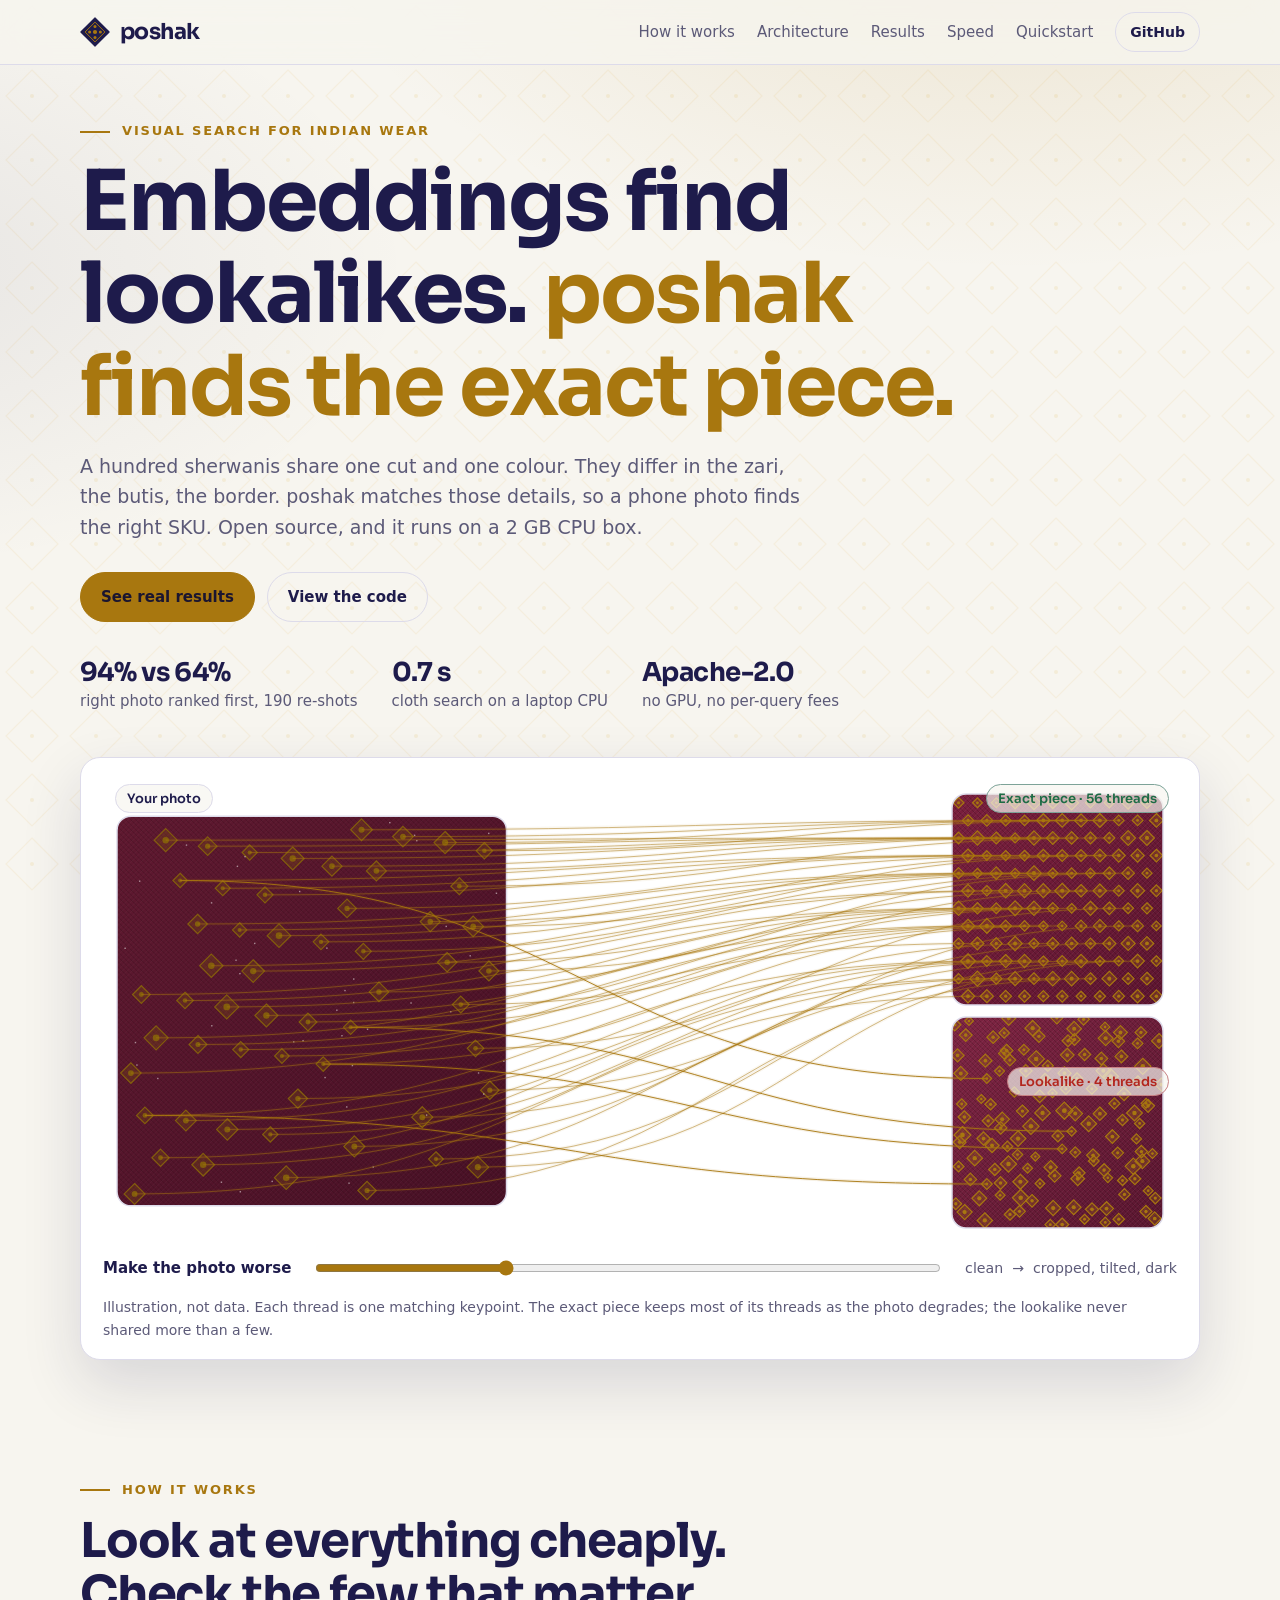
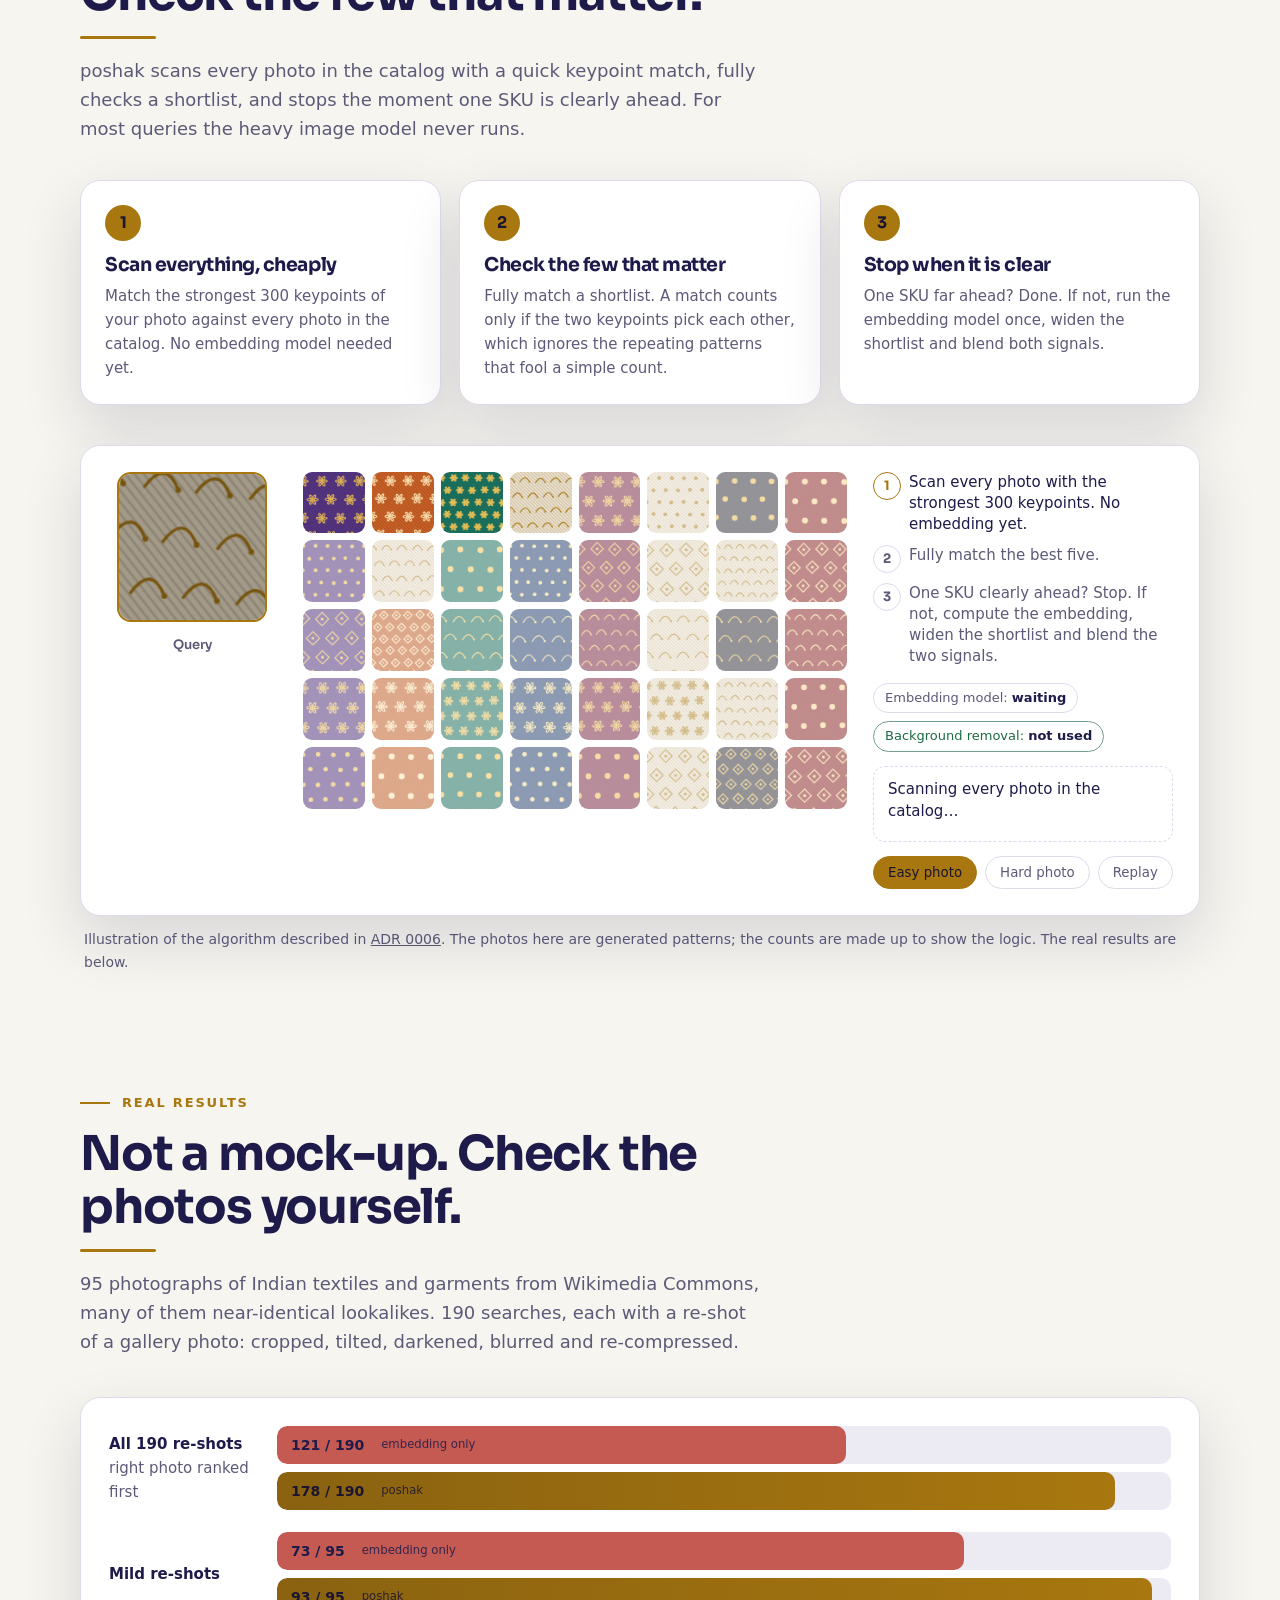
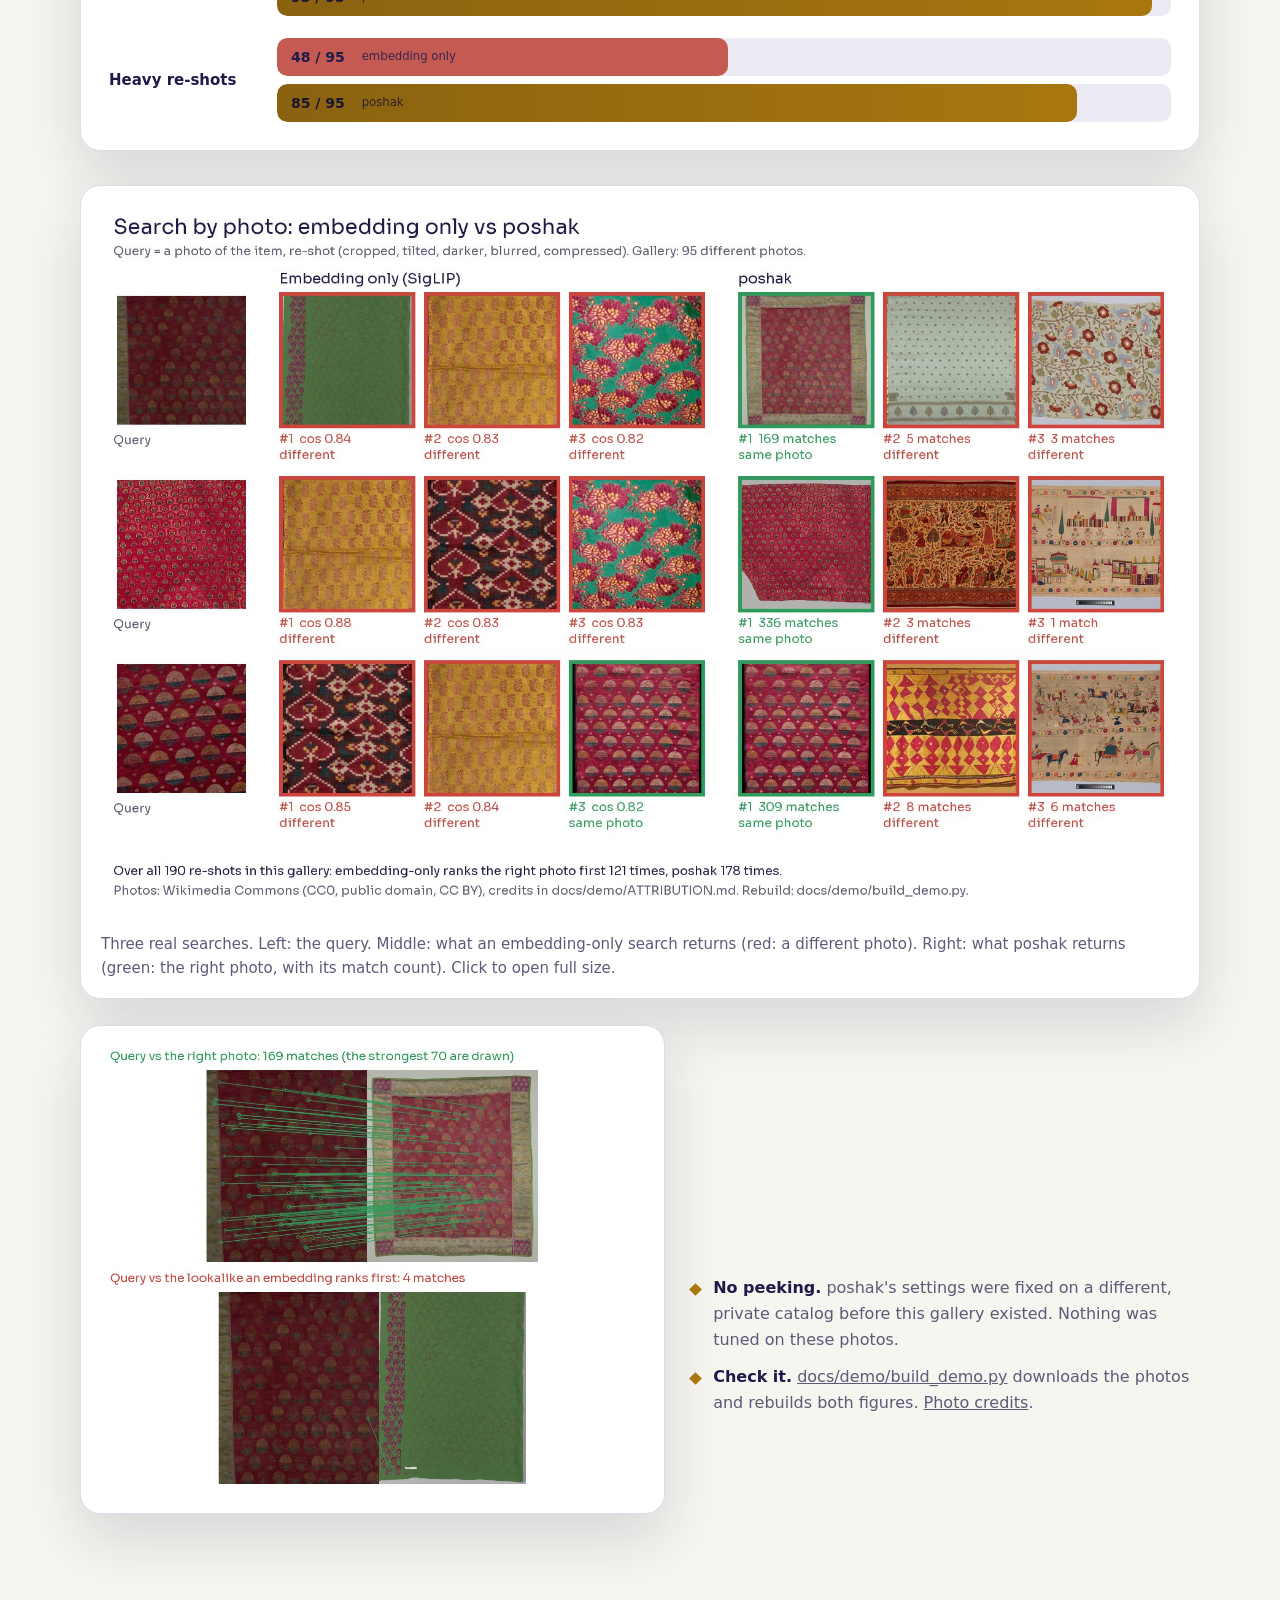
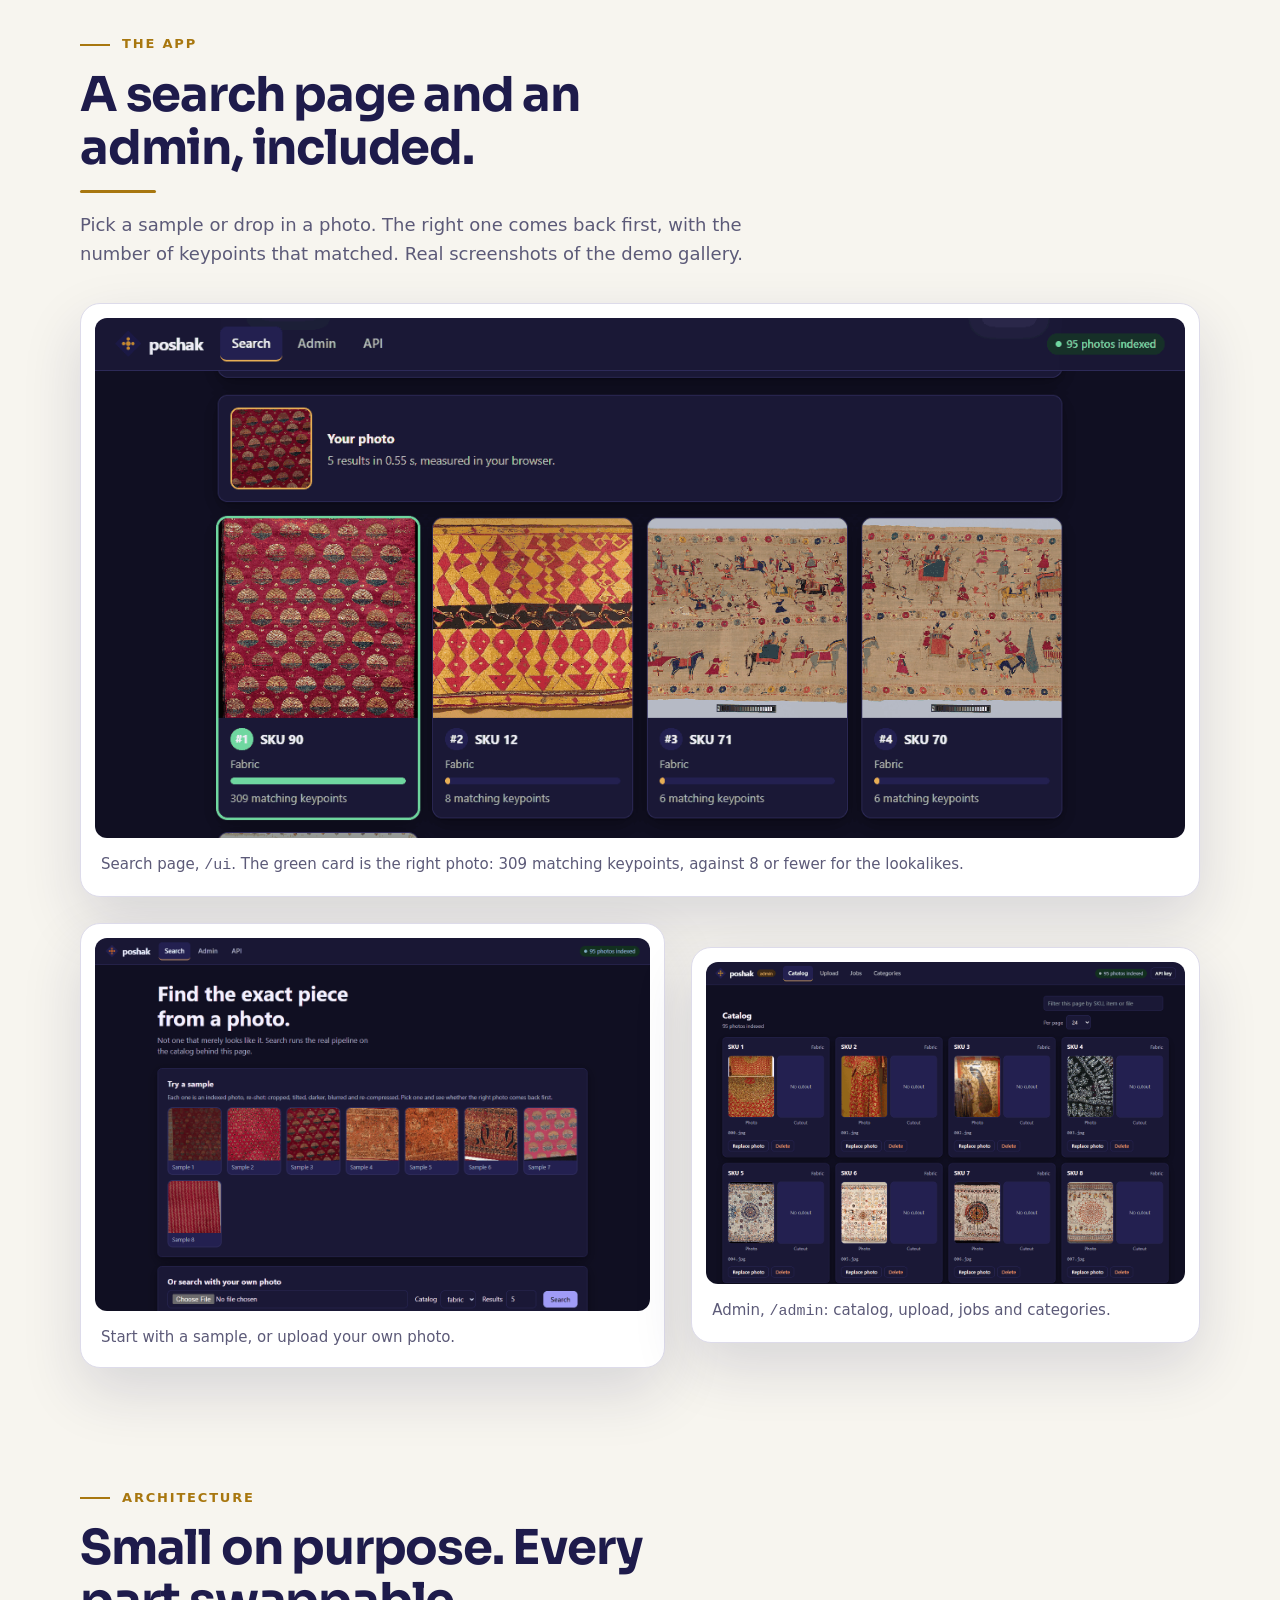
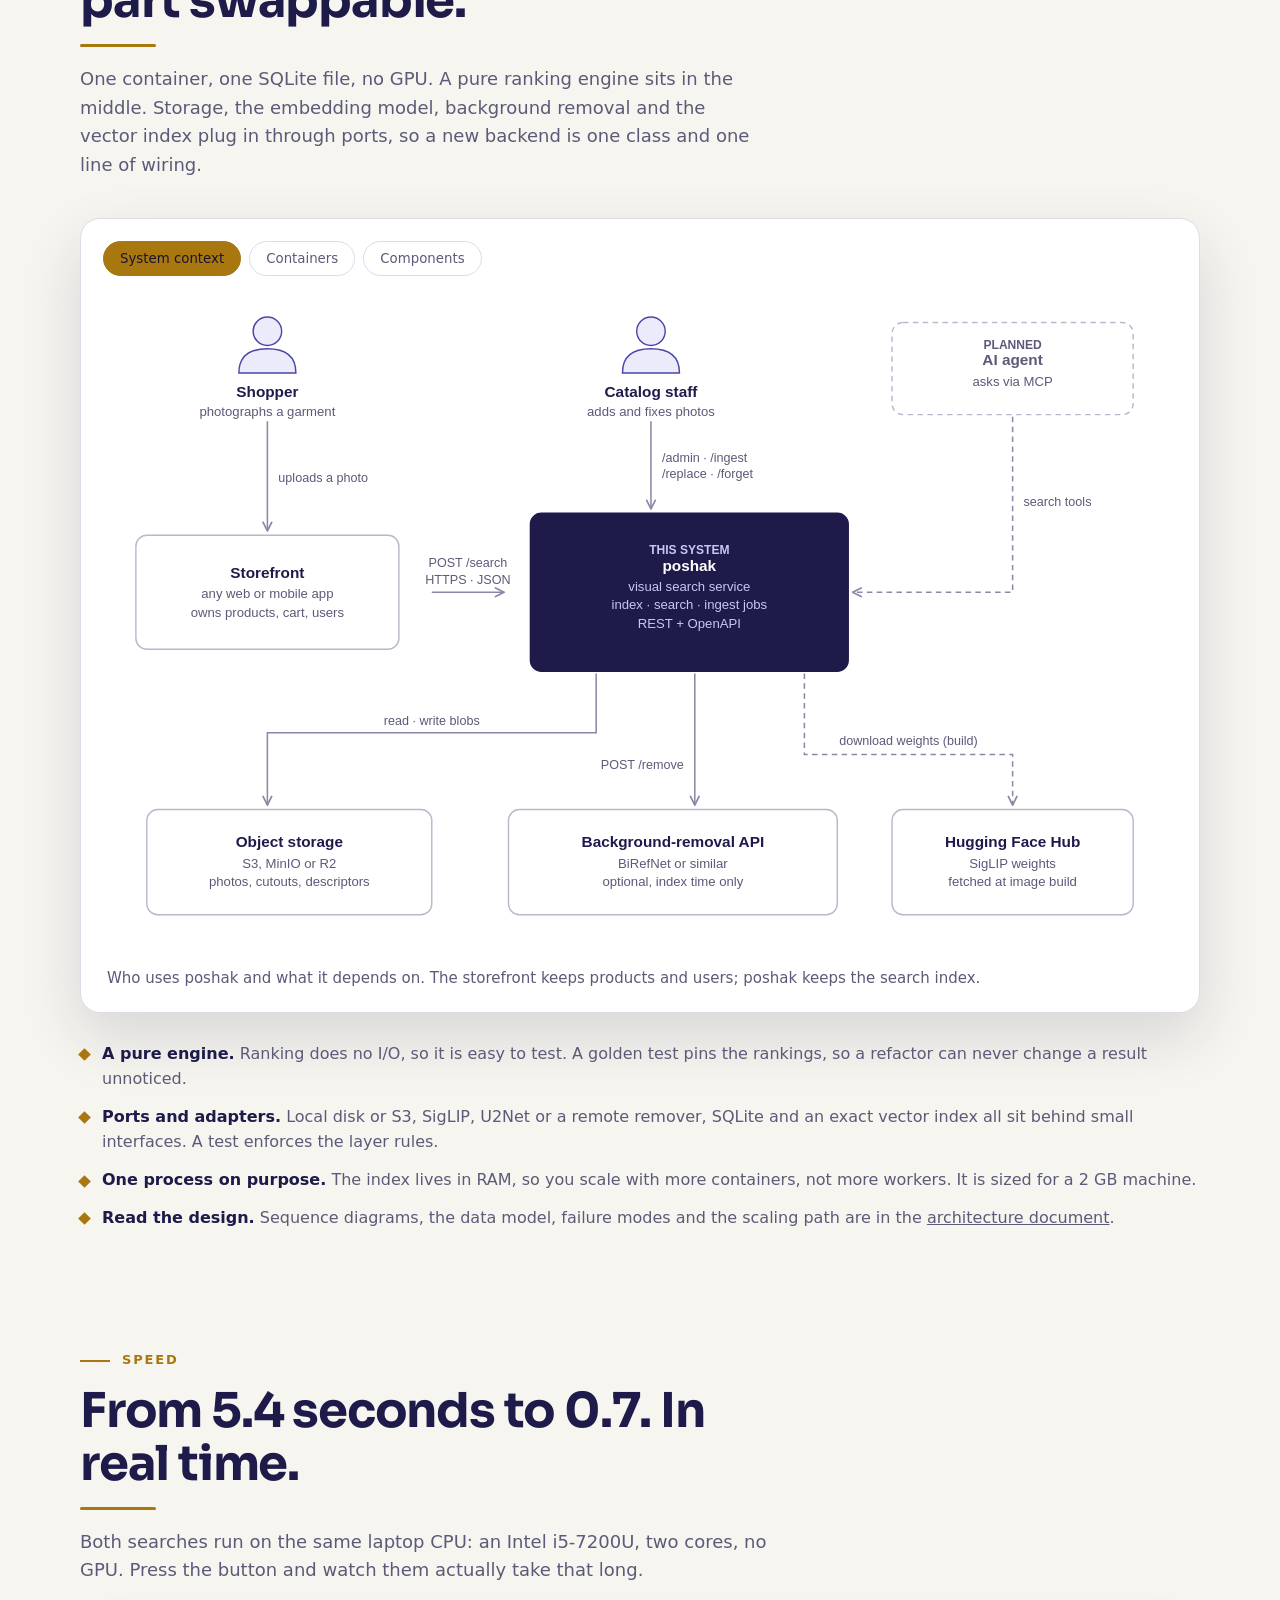
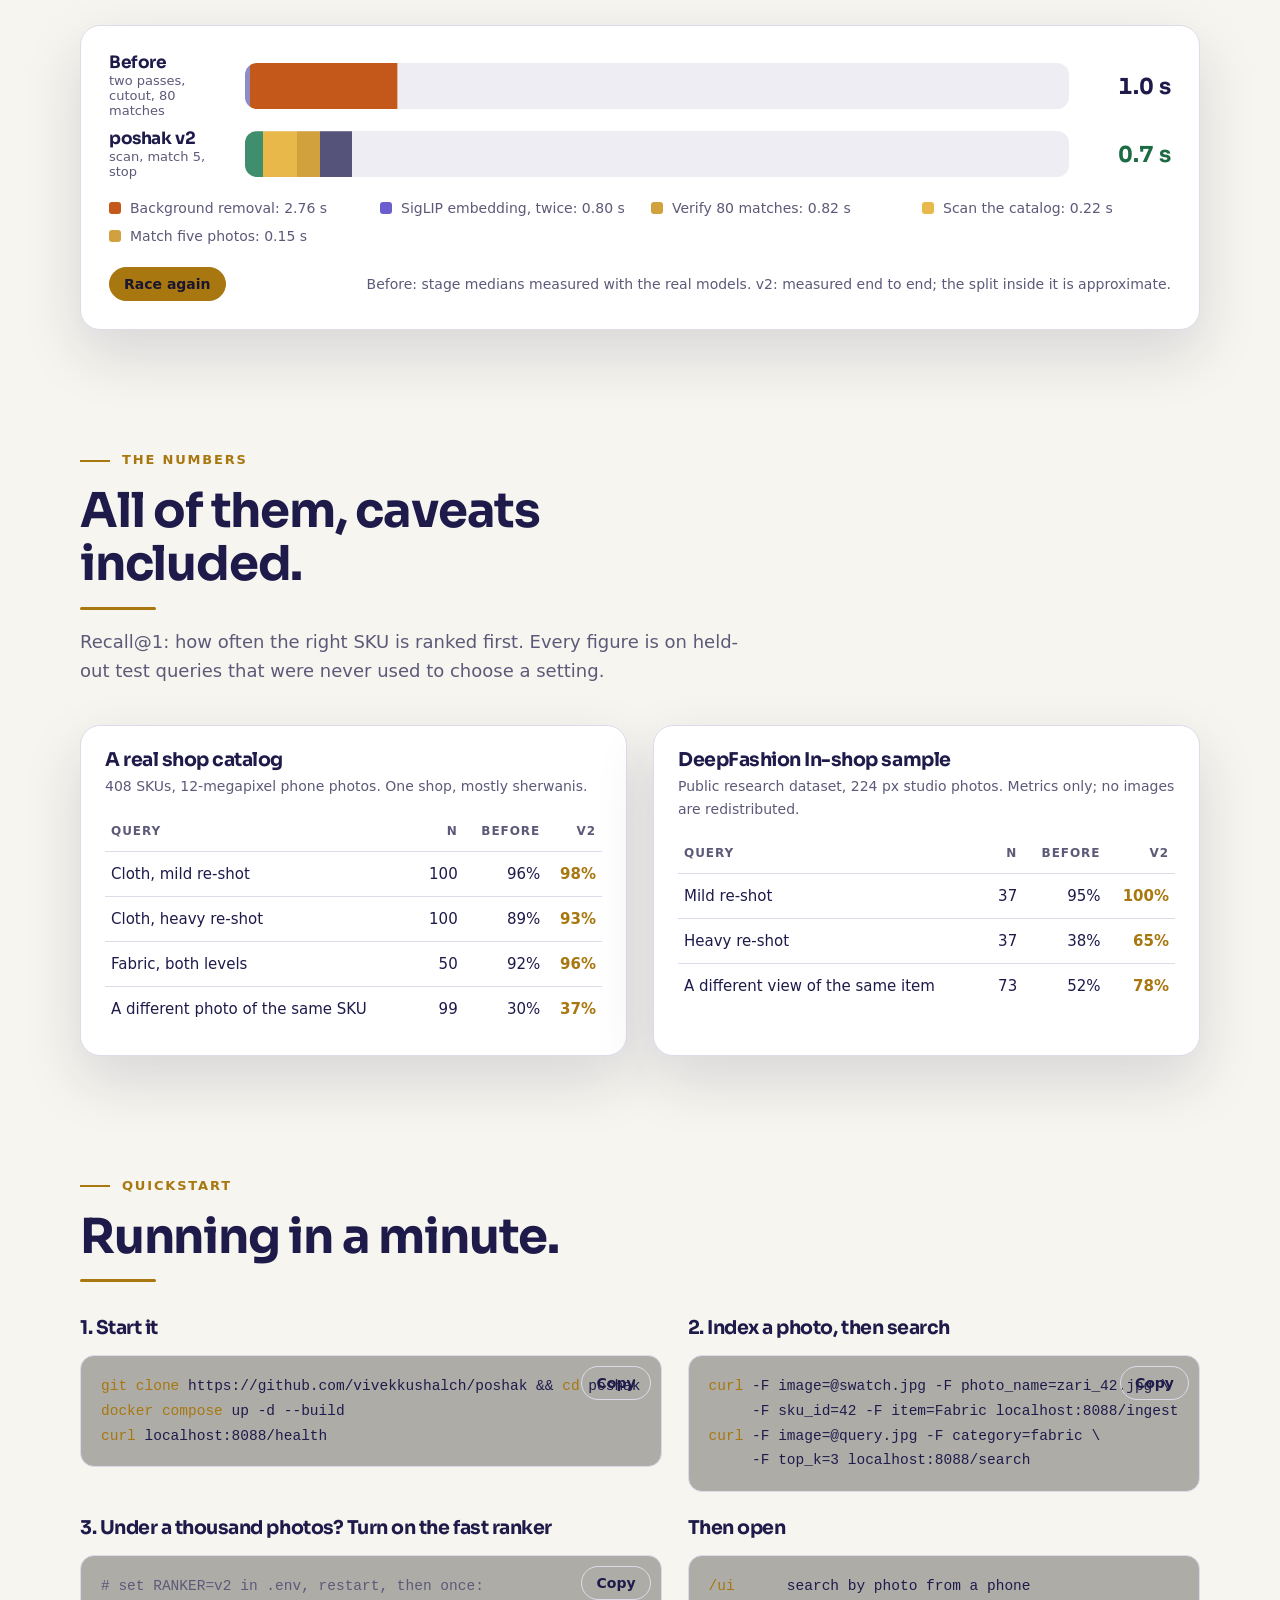
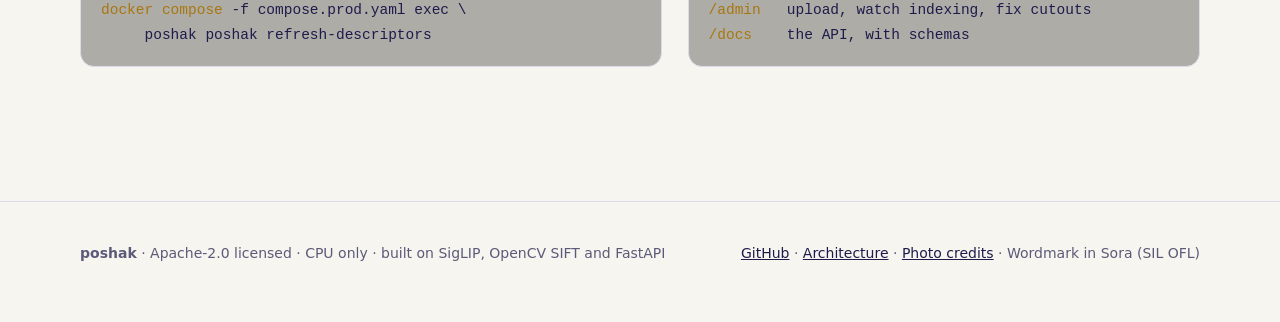
<file: docs/index.html>
<!doctype html>
<html lang="en">
<head>
<meta charset="utf-8">
<meta name="viewport" content="width=device-width, initial-scale=1">
<title>poshak: find the exact piece, not one that looks like it</title>
<meta name="description" content="Open-source visual search for Indian wear. Embeddings find lookalikes; poshak matches the zari and finds the exact piece. Runs on a 2 GB CPU box.">
<meta name="theme-color" content="#100f22">
<link rel="icon" type="image/svg+xml" href="assets/brand/favicon.svg">
<meta property="og:type" content="website">
<meta property="og:title" content="poshak: find the exact piece, not one that looks like it">
<meta property="og:description" content="Embeddings find lookalikes. poshak matches the zari and finds the exact garment. Open source, CPU only.">
<meta property="og:image" content="https://vivekkushalch.github.io/poshak/assets/brand/social-preview.png">
<meta name="twitter:card" content="summary_large_image">
<style>
@font-face {
  font-family: "Sora";
  src: url("assets/fonts/Sora-VF.ttf") format("truetype");
  font-weight: 100 800;
  font-display: swap;
}
:root {
  --bg: #100f22; --bg2: #17153a; --card: #1b1940; --ink: #f2f0ff; --muted: #aaa8c9;
  --line: #2f2c5c; --zari: #e8b84a; --zari-dim: #b8872a; --indigo: #2e2a7a;
  --ok: #6fd7a0; --bad: #ff8f86; --lattice: rgba(232, 184, 74, .07);
  --shadow: 0 24px 60px rgba(0, 0, 0, .45); --glow: 55%;
  color-scheme: dark;
}
@media (prefers-color-scheme: light) {
  :root {
    --bg: #f7f5ef; --bg2: #efece2; --card: #ffffff; --ink: #1e1b4b; --muted: #5c5a78;
    --line: #dddbea; --zari: #a8770f; --zari-dim: #8a6210; --indigo: #1e1b4b;
    --ok: #1d6b45; --bad: #b3261e; --lattice: rgba(168, 119, 15, .09);
    --shadow: 0 24px 60px rgba(30, 27, 75, .14); --glow: 7%;
    color-scheme: light;
  }
}
* { box-sizing: border-box; }
html { scroll-behavior: smooth; -webkit-text-size-adjust: 100%; }
body {
  margin: 0; color: var(--ink); background: var(--bg);
  font: 17px/1.6 system-ui, -apple-system, "Segoe UI", Roboto, Helvetica, Arial, sans-serif;
  background-image:
    radial-gradient(1200px 600px at 80% -10%, color-mix(in srgb, var(--zari) 14%, transparent), transparent 60%),
    radial-gradient(900px 500px at -10% 30%, color-mix(in srgb, var(--indigo) var(--glow), transparent), transparent 60%),
    url("data:image/svg+xml;utf8,<svg xmlns='http://www.w3.org/2000/svg' width='64' height='64' viewBox='0 0 64 64'><path d='M32 6 L58 32 L32 58 L6 32 Z' fill='none' stroke='%23e8b84a' stroke-opacity='.10' stroke-width='1.2'/><circle cx='32' cy='32' r='2' fill='%23e8b84a' fill-opacity='.14'/></svg>");
  background-attachment: fixed;
  background-position: 0 0, 0 0, 0 var(--drift, 0px);
}
h1, h2, h3, .brand b { font-family: "Sora", system-ui, sans-serif; letter-spacing: -.025em; line-height: 1.1; margin: 0; }
a { color: inherit; }
code, pre { font-family: ui-monospace, SFMono-Regular, Menlo, Consolas, monospace; }
:focus-visible { outline: 2px solid var(--zari); outline-offset: 3px; border-radius: 6px; }
.wrap { width: min(1120px, 100% - 40px); margin-inline: auto; }
main { overflow-x: clip; } /* slide-in animations start off to the side; never widen the page */
.gold { color: var(--zari); }
.muted { color: var(--muted); }

/* nav */
.nav { position: sticky; top: 0; z-index: 30; backdrop-filter: blur(14px);
  background: color-mix(in srgb, var(--bg) 78%, transparent); border-bottom: 1px solid var(--line); }
.nav .wrap { display: flex; align-items: center; gap: 22px; height: 64px; }
.brand { display: flex; align-items: center; gap: 10px; text-decoration: none; margin-right: auto; }
.brand b { font-size: 22px; font-weight: 700; }
.nav a.l { text-decoration: none; color: var(--muted); font-size: 15px; }
.nav a.l:hover { color: var(--ink); }
.btn { display: inline-flex; align-items: center; gap: 8px; padding: 12px 20px; border-radius: 999px; font-weight: 600;
  text-decoration: none; border: 1px solid var(--line); cursor: pointer; font-size: 15px; font-family: inherit;
  background: transparent; color: var(--ink); transition: transform .15s, background .15s, border-color .15s; }
.btn:hover { transform: translateY(-1px); border-color: var(--zari); }
.btn.gold { background: var(--zari); color: #1a1530; border-color: var(--zari); }
.btn.gold:hover { background: color-mix(in srgb, var(--zari) 88%, white); }
.btn.sm { padding: 8px 14px; font-size: 14px; }

/* sections */
section { padding: 96px 0 24px; }
.eyebrow { font-size: 13px; letter-spacing: .14em; text-transform: uppercase; color: var(--zari); font-weight: 600; margin-bottom: 14px; }
section > .wrap > h2 { font-size: clamp(30px, 4.4vw, 48px); max-width: 18ch; }
.lede { color: var(--muted); max-width: 60ch; margin: 18px 0 0; font-size: 18px; }
.card { background: var(--card); border: 1px solid var(--line); border-radius: 20px; box-shadow: var(--shadow); }
.reveal { opacity: 0; transform: translateY(18px); transition: opacity .7s ease, transform .7s ease; }
.reveal.in { opacity: 1; transform: none; }

/* scroll animation */
.progress-bar { position: fixed; top: 0; left: 0; height: 3px; width: 100%; transform-origin: 0 50%; transform: scaleX(var(--scroll, 0));
  background: linear-gradient(90deg, var(--zari-dim), var(--zari)); z-index: 60; pointer-events: none; }
.reveal { transition-delay: var(--d, 0s); }
.rv-left { transform: translateX(-46px); }
.rv-right { transform: translateX(46px); }
.rv-zoom { transform: scale(.93); }
.reveal.in { opacity: 1; transform: none; }
.eyebrow::before { content: ""; display: inline-block; width: 0; height: 2px; background: var(--zari); vertical-align: middle; margin-right: 0;
  transition: width .8s cubic-bezier(.2, .8, .2, 1), margin .8s; }
.eyebrow.in::before { width: 30px; margin-right: 12px; }
section > .wrap > h2::after { content: ""; display: block; height: 3px; width: 0; margin-top: 16px; border-radius: 3px; background: var(--zari);
  transition: width 1s .3s cubic-bezier(.2, .8, .2, 1); }
section > .wrap > h2.in::after { width: 76px; }

/* how it works cards */
.cards3 { display: grid; grid-template-columns: repeat(3, 1fr); gap: 18px; margin-top: 36px; }
.how { padding: 24px; }
.how .num { display: grid; place-items: center; width: 36px; height: 36px; border-radius: 50%; background: var(--zari); color: #1a1530;
  font: 700 16px "Sora", sans-serif; margin-bottom: 14px; }
.how h3 { font-size: 19px; margin-bottom: 8px; }
.how p { margin: 0; color: var(--muted); font-size: 15px; }

/* architecture */
.arch { margin-top: 38px; padding: 22px; }
.arch .tabs { display: flex; flex-wrap: wrap; gap: 8px; margin-bottom: 18px; }
.arch .tabs button { font: 600 14px inherit; font-family: inherit; padding: 9px 16px; border-radius: 999px; background: transparent; color: var(--muted);
  border: 1px solid var(--line); cursor: pointer; transition: all .2s; }
.arch .tabs button:hover { border-color: var(--zari); color: var(--ink); }
.arch .tabs button[aria-selected="true"] { background: var(--zari); color: #1a1530; border-color: var(--zari); }
.arch picture { display: none; }
.arch picture.on { display: block; animation: archIn .5s ease; }
.arch img { width: 100%; height: auto; display: block; }
.arch-cap { margin: 14px 4px 0; color: var(--muted); font-size: 15px; }
@keyframes archIn { from { opacity: 0; transform: translateY(10px) scale(.985); } to { opacity: 1; transform: none; } }

/* hero */
.hero { padding-top: 56px; }
.hero h1 { font-size: clamp(40px, 7vw, 84px); max-width: 15ch; font-weight: 700; }
.hero .lede { font-size: 19px; }
.cta { display: flex; flex-wrap: wrap; gap: 12px; margin-top: 30px; }
.stats { display: flex; flex-wrap: wrap; gap: 14px 34px; margin-top: 34px; color: var(--muted); font-size: 15px; }
.stats b { display: block; font: 700 26px "Sora", sans-serif; color: var(--ink); letter-spacing: -.02em; }
.stage { margin-top: 44px; padding: 18px; position: relative; overflow: hidden; }
.stage canvas { display: block; width: 100%; height: 470px; }
.tag { position: absolute; font: 600 13px "Sora", sans-serif; padding: 5px 11px; border-radius: 999px;
  background: color-mix(in srgb, var(--bg) 70%, transparent); border: 1px solid var(--line); pointer-events: none; }
.tag.ok { color: var(--ok); border-color: color-mix(in srgb, var(--ok) 50%, var(--line)); }
.tag.bad { color: var(--bad); border-color: color-mix(in srgb, var(--bad) 50%, var(--line)); }
.controls { display: flex; flex-wrap: wrap; align-items: center; gap: 14px 22px; padding: 6px 4px 0; }
.controls label { font-weight: 600; font-size: 15px; }
.controls input[type=range] { flex: 1 1 260px; accent-color: var(--zari); height: 28px; }
.controls small { color: var(--muted); }
.note { color: var(--muted); font-size: 14px; margin: 12px 4px 0; }

/* scan demo */
.scan { position: relative; display: grid; grid-template-columns: 170px 1fr 300px; gap: 26px; padding: 26px; margin-top: 40px; align-items: start; }
.scan-q { text-align: center; }
.scan-q canvas { width: 150px; height: 150px; border-radius: 14px; border: 2px solid var(--zari); display: block; margin: 0 auto 8px; }
.scan-q span, .badge-cap { font: 600 13px "Sora", sans-serif; color: var(--muted); }
.scan-grid { display: grid; grid-template-columns: repeat(8, 1fr); gap: 7px; }
.tile { position: relative; aspect-ratio: 1; border-radius: 9px; overflow: hidden; opacity: .5; transition: opacity .35s, transform .35s, box-shadow .35s; }
.tile canvas { width: 100%; height: 100%; display: block; }
.tile i { position: absolute; left: 0; right: 0; bottom: 0; padding: 2px 0; font: 700 11px "Sora", sans-serif; font-style: normal;
  text-align: center; color: #1a1530; background: var(--zari); transform: translateY(100%); transition: transform .3s; }
.tile.scanned { opacity: .95; }
.tile.short { opacity: 1; box-shadow: 0 0 0 2px var(--zari); transform: scale(1.04); z-index: 2; }
.tile.short i { transform: none; }
.tile.win { box-shadow: 0 0 0 3px var(--ok), 0 0 28px color-mix(in srgb, var(--ok) 55%, transparent); }
.tile.win i { background: var(--ok); }
.tile.out { opacity: .22; box-shadow: none; transform: none; }
.scan-threads { position: absolute; inset: 0; width: 100%; height: 100%; pointer-events: none; z-index: 3; overflow: visible; }
.thr { fill: none; stroke: var(--zari); stroke-width: 1.4; opacity: .75; stroke-linecap: round; }
.thr.strong { stroke-width: 2.4; opacity: 1; }
.thr.win { stroke: var(--ok); }
.steps { list-style: none; margin: 0 0 16px; padding: 0; display: grid; gap: 10px; }
.steps li { display: grid; grid-template-columns: 26px 1fr; gap: 10px; color: var(--muted); font-size: 15px; line-height: 1.4; transition: color .3s; }
.steps li::before { content: attr(data-n); width: 26px; height: 26px; border-radius: 50%; border: 1.5px solid var(--line);
  display: grid; place-items: center; font: 700 13px "Sora", sans-serif; transition: all .3s; }
.steps li.on { color: var(--ink); }
.steps li.on::before { border-color: var(--zari); color: var(--zari); }
.steps li.done::before { content: "\2713"; background: var(--zari); border-color: var(--zari); color: #1a1530; }
.chips { display: flex; flex-wrap: wrap; gap: 8px; margin-bottom: 14px; }
.chip { font-size: 13px; padding: 4px 11px; border-radius: 999px; border: 1px solid var(--line); color: var(--muted); }
.chip b { color: var(--ink); }
.chip.skip { border-color: color-mix(in srgb, var(--ok) 55%, var(--line)); color: var(--ok); }
.chip.run { border-color: color-mix(in srgb, var(--zari) 60%, var(--line)); color: var(--zari); }
.verdict { min-height: 76px; padding: 12px 14px; border-radius: 12px; border: 1px dashed var(--line); font-size: 15px; line-height: 1.45; }
.verdict.ok { border: 1px solid var(--ok); background: color-mix(in srgb, var(--ok) 10%, transparent); }
.verdict.warn { border: 1px solid var(--zari); background: color-mix(in srgb, var(--zari) 10%, transparent); }
.seg-toggle { display: flex; gap: 8px; margin-top: 14px; flex-wrap: wrap; }
.seg-toggle button { font: 600 14px inherit; font-family: inherit; padding: 8px 14px; border-radius: 999px; background: transparent; color: var(--muted);
  border: 1px solid var(--line); cursor: pointer; }
.seg-toggle button.on { color: #1a1530; background: var(--zari); border-color: var(--zari); }

/* evidence */
.bars { margin-top: 40px; padding: 28px; display: grid; gap: 22px; }
.bar-row { display: grid; grid-template-columns: 150px 1fr; gap: 18px; align-items: center; }
.bar-label { font-weight: 600; font-size: 15px; }
.bar-pair { display: grid; gap: 8px; }
.bar { position: relative; height: 38px; border-radius: 10px; background: color-mix(in srgb, var(--line) 55%, transparent); overflow: hidden; }
.bar i { position: absolute; inset: 0 auto 0 0; width: 0; border-radius: 10px; transition: width 1.4s cubic-bezier(.2, .8, .2, 1); }
.bar.emb i { background: color-mix(in srgb, var(--bad) 75%, var(--bg)); }
.bar.pos i { background: linear-gradient(90deg, var(--zari-dim), var(--zari)); }
.bar span { position: relative; display: flex; align-items: center; height: 100%; padding: 0 14px; font-size: 14px; font-weight: 600; white-space: pre; }
.bar span small { font-weight: 500; opacity: .85; margin-left: 12px; }
.bar.pos span { color: #1a1530; }
.bar.emb span { color: var(--ink); }
.figure { margin: 34px 0 0; padding: 14px; }
.figure img { width: 100%; height: auto; display: block; border-radius: 12px; background: #fff; }
.figure figcaption { padding: 14px 6px 4px; color: var(--muted); font-size: 15px; }
.two { display: grid; grid-template-columns: 1.15fr 1fr; gap: 26px; margin-top: 26px; align-items: center; }
.points { margin: 0; padding: 0; list-style: none; display: grid; gap: 12px; color: var(--muted); font-size: 16px; }
.points li { padding-left: 22px; position: relative; }
.points li::before { content: ""; position: absolute; left: 0; top: .6em; width: 9px; height: 9px; transform: rotate(45deg); background: var(--zari); }
.points b { color: var(--ink); }

/* speed race */
.race { margin-top: 40px; padding: 28px; }
.lane { display: grid; grid-template-columns: 120px 1fr 86px; gap: 16px; align-items: center; margin-bottom: 12px; }
.lane h3 { font-size: 17px; }
.lane h3 small { display: block; font: 500 13px system-ui; color: var(--muted); letter-spacing: 0; }
.track { position: relative; height: 46px; border-radius: 12px; background: color-mix(in srgb, var(--line) 50%, transparent); overflow: hidden; }
.segs { position: absolute; inset: 0; clip-path: inset(0 calc((1 - var(--p, 0)) * 100%) 0 0); }
.seg { position: absolute; top: 0; bottom: 0; }
.clock { font: 700 22px "Sora", sans-serif; text-align: right; font-variant-numeric: tabular-nums; }
.clock.done { color: var(--ok); }
.legend { display: grid; grid-template-columns: repeat(auto-fit, minmax(230px, 1fr)); gap: 6px 22px; margin: 18px 0 0; padding: 0; list-style: none; font-size: 14px; color: var(--muted); }
.legend li { display: flex; gap: 9px; align-items: center; }
.legend i { width: 12px; height: 12px; border-radius: 3px; flex: none; }
.race-foot { display: flex; justify-content: space-between; gap: 16px; align-items: center; flex-wrap: wrap; margin-top: 20px; }

/* tables */
.tables { display: grid; grid-template-columns: 1fr 1fr; gap: 26px; margin-top: 40px; }
.tbl { padding: 24px; }
.tbl h3 { font-size: 19px; margin-bottom: 4px; }
.tbl p { margin: 0 0 14px; color: var(--muted); font-size: 14px; }
table { width: 100%; border-collapse: collapse; font-size: 15px; }
th, td { text-align: left; padding: 10px 6px; border-bottom: 1px solid var(--line); }
th { font-size: 12px; text-transform: uppercase; letter-spacing: .08em; color: var(--muted); font-weight: 600; }
td.n, th.n { text-align: right; font-variant-numeric: tabular-nums; }
td.win { color: var(--zari); font-weight: 700; }
tr:last-child td { border-bottom: 0; }

/* start */
.code { position: relative; margin-top: 16px; padding: 18px 20px; overflow-x: auto; font-size: 14.5px; line-height: 1.7; border-radius: 14px;
  background: color-mix(in srgb, var(--bg) 70%, #000); border: 1px solid var(--line); }
.code pre { margin: 0; }
.code .copy { position: absolute; top: 10px; right: 10px; }
.code .c { color: var(--muted); }
.code .k { color: var(--zari); }
.start-grid { display: grid; grid-template-columns: 1fr 1fr; gap: 26px; margin-top: 36px; }
.start-grid h3 { font-size: 19px; margin-bottom: 4px; }

footer { margin-top: 110px; border-top: 1px solid var(--line); padding: 40px 0 60px; color: var(--muted); font-size: 14px; }
footer .wrap { display: flex; flex-wrap: wrap; gap: 20px 40px; justify-content: space-between; align-items: center; }
footer a { color: var(--ink); }

@media (max-width: 900px) {
  .cards3 { grid-template-columns: 1fr; }
  .scan { grid-template-columns: 1fr; }
  .scan-q canvas { margin: 0 0 8px; }
  .scan-q { text-align: left; }
  .two, .tables, .start-grid { grid-template-columns: 1fr; }
  .bar-row, .lane { grid-template-columns: 1fr; gap: 8px; }
  .clock { text-align: left; }
  .nav a.l { display: none; }
  .stage canvas { height: 400px; }
}
@media (max-width: 560px) {
  body { font-size: 16px; }
  section { padding-top: 72px; }
  .scan-grid { grid-template-columns: repeat(6, 1fr); }
  .tile:nth-child(n+37) { display: none; }
  .stage { padding: 10px; }
  .stage canvas { height: 360px; }
}
@media (prefers-reduced-motion: reduce) {
  html { scroll-behavior: auto; }
  .reveal { opacity: 1; transform: none; transition: none; }
  .bar i, .tile, .tile i, .eyebrow::before, section > .wrap > h2::after { transition: none; }
  .progress-bar { display: none; }
  .arch picture.on { animation: none; }
}
</style>
</head>
<body>
<div class="progress-bar" aria-hidden="true"></div>

<header class="nav">
  <div class="wrap">
    <a class="brand" href="#top" aria-label="poshak home">
      <svg width="30" height="30" viewBox="0 0 100 100" aria-hidden="true">
        <path d="M50 3 L97 50 L50 97 L3 50 Z" fill="var(--indigo)" stroke="var(--indigo)" stroke-width="4" stroke-linejoin="round"/>
        <path d="M50 17 L83 50 L50 83 L17 50 Z" fill="none" stroke="var(--zari)" stroke-width="3.2" stroke-linejoin="round"/>
        <g fill="var(--zari)"><circle cx="50" cy="32" r="5"/><circle cx="68" cy="50" r="5"/><circle cx="50" cy="68" r="5"/><circle cx="32" cy="50" r="5"/><circle cx="50" cy="50" r="7"/></g>
      </svg>
      <b>poshak</b>
    </a>
    <a class="l" href="#how">How it works</a>
    <a class="l" href="#architecture">Architecture</a>
    <a class="l" href="#evidence">Results</a>
    <a class="l" href="#speed">Speed</a>
    <a class="l" href="#start">Quickstart</a>
    <a class="btn sm" href="https://github.com/vivekkushalch/poshak">GitHub</a>
  </div>
</header>

<main id="top">
  <section class="hero">
    <div class="wrap">
      <div class="eyebrow">Visual search for Indian wear</div>
      <h1>Embeddings find lookalikes. <span class="gold">poshak finds the exact piece.</span></h1>
      <p class="lede">A hundred sherwanis share one cut and one colour. They differ in the zari, the butis, the border. poshak matches those details, so a phone photo finds the right SKU. Open source, and it runs on a 2&nbsp;GB CPU box.</p>
      <div class="cta">
        <a class="btn gold" href="#evidence">See real results</a>
        <a class="btn" href="https://github.com/vivekkushalch/poshak">View the code</a>
      </div>
      <div class="stats" data-stagger>
        <div><b>94% vs 64%</b>right photo ranked first, 190 re-shots</div>
        <div><b>0.7 s</b>cloth search on a laptop CPU</div>
        <div><b>Apache-2.0</b>no GPU, no per-query fees</div>
      </div>

      <div class="card stage reveal" id="stage">
        <canvas id="hero" role="img" aria-label="Illustration: threads connect matching keypoints between a query photo and the exact catalog photo, but almost none to a lookalike."></canvas>
        <span class="tag" style="left:34px; top:26px">Your photo</span>
        <span class="tag ok" id="tagExact" style="right:30px; top:26px">Exact piece · <span id="cntExact">0</span> threads</span>
        <span class="tag bad" id="tagLook" style="right:30px; top:50%; margin-top:8px">Lookalike · <span id="cntLook">0</span> threads</span>
        <div class="controls">
          <label for="sev">Make the photo worse</label>
          <input id="sev" type="range" min="0" max="100" value="30" aria-describedby="sevNote">
          <small>clean &nbsp;→&nbsp; cropped, tilted, dark</small>
        </div>
        <p class="note" id="sevNote">Illustration, not data. Each thread is one matching keypoint. The exact piece keeps most of its threads as the photo degrades; the lookalike never shared more than a few.</p>
      </div>
    </div>
  </section>

  <section id="how">
    <div class="wrap">
      <div class="eyebrow">How it works</div>
      <h2 class="reveal">Look at everything cheaply. Check the few that matter.</h2>
      <p class="lede reveal">poshak scans every photo in the catalog with a quick keypoint match, fully checks a shortlist, and stops the moment one SKU is clearly ahead. For most queries the heavy image model never runs.</p>

      <div class="cards3" data-stagger>
        <div class="card how"><span class="num">1</span><h3>Scan everything, cheaply</h3><p>Match the strongest 300 keypoints of your photo against every photo in the catalog. No embedding model needed yet.</p></div>
        <div class="card how"><span class="num">2</span><h3>Check the few that matter</h3><p>Fully match a shortlist. A match counts only if the two keypoints pick each other, which ignores the repeating patterns that fool a simple count.</p></div>
        <div class="card how"><span class="num">3</span><h3>Stop when it is clear</h3><p>One SKU far ahead? Done. If not, run the embedding model once, widen the shortlist and blend both signals.</p></div>
      </div>

      <div class="card scan reveal" id="scan">
        <div class="scan-q"><canvas id="scanQ" width="160" height="160" role="img" aria-label="The query photo"></canvas><span>Query</span></div>
        <div class="scan-grid" id="scanGrid" aria-label="Forty catalog photos"></div>
        <svg class="scan-threads" id="scanThreads" aria-hidden="true"></svg>
        <div class="scan-side">
          <ol class="steps" id="steps">
            <li data-n="1">Scan every photo with the strongest 300 keypoints. No embedding yet.</li>
            <li data-n="2">Fully match the best five.</li>
            <li data-n="3">One SKU clearly ahead? Stop. If not, compute the embedding, widen the shortlist and blend the two signals.</li>
          </ol>
          <div class="chips">
            <span class="chip" id="chipEmb">Embedding model: <b>waiting</b></span>
            <span class="chip" id="chipBg">Background removal: <b>not used</b></span>
          </div>
          <div class="verdict" id="verdict">Press replay to watch a search.</div>
          <div class="seg-toggle" role="group" aria-label="Choose a query">
            <button type="button" data-mode="easy" class="on">Easy photo</button>
            <button type="button" data-mode="hard">Hard photo</button>
            <button type="button" id="replay">Replay</button>
          </div>
        </div>
      </div>
      <p class="note reveal">Illustration of the algorithm described in <a href="https://github.com/vivekkushalch/poshak/blob/main/docs/adr/0006-progressive-ranking.md">ADR 0006</a>. The photos here are generated patterns; the counts are made up to show the logic. The real results are below.</p>
    </div>
  </section>

  <section id="evidence">
    <div class="wrap">
      <div class="eyebrow">Real results</div>
      <h2 class="reveal">Not a mock-up. Check the photos yourself.</h2>
      <p class="lede reveal">95 photographs of Indian textiles and garments from Wikimedia Commons, many of them near-identical lookalikes. 190 searches, each with a re-shot of a gallery photo: cropped, tilted, darkened, blurred and re-compressed.</p>

      <div class="card bars reveal" id="bars">
        <div class="bar-row"><div class="bar-label">All 190 re-shots<br><span class="muted" style="font-weight:500">right photo ranked first</span></div>
          <div class="bar-pair">
            <div class="bar emb"><i data-p="63.7"></i><span><b data-count="121">0</b> / 190 <small>embedding only</small></span></div>
            <div class="bar pos"><i data-p="93.7"></i><span><b data-count="178">0</b> / 190 <small>poshak</small></span></div>
          </div></div>
        <div class="bar-row"><div class="bar-label">Mild re-shots</div>
          <div class="bar-pair">
            <div class="bar emb"><i data-p="76.8"></i><span><b data-count="73">0</b> / 95 <small>embedding only</small></span></div>
            <div class="bar pos"><i data-p="97.9"></i><span><b data-count="93">0</b> / 95 <small>poshak</small></span></div>
          </div></div>
        <div class="bar-row"><div class="bar-label">Heavy re-shots</div>
          <div class="bar-pair">
            <div class="bar emb"><i data-p="50.5"></i><span><b data-count="48">0</b> / 95 <small>embedding only</small></span></div>
            <div class="bar pos"><i data-p="89.5"></i><span><b data-count="85">0</b> / 95 <small>poshak</small></span></div>
          </div></div>
      </div>

      <figure class="card figure reveal">
        <a href="assets/demo/search-demo.jpg"><img src="assets/demo/search-demo.jpg" alt="Three searches. For each re-shot query, an embedding-only search returns lookalikes in red; poshak returns the exact photo in green with 169, 336 and 309 matching keypoints against 1 to 8 for the others." loading="lazy" width="1776" height="1170"></a>
        <figcaption>Three real searches. Left: the query. Middle: what an embedding-only search returns (red: a different photo). Right: what poshak returns (green: the right photo, with its match count). Click to open full size.</figcaption>
      </figure>

      <div class="two">
        <figure class="card figure reveal rv-left" style="margin:0">
          <a href="assets/demo/match-lines.jpg"><img src="assets/demo/match-lines.jpg" alt="Matching keypoints: many lines join the query to the right photo, one line to the lookalike an embedding ranks first." loading="lazy" width="1100" height="910"></a>
        </figure>
        <ul class="points" data-stagger>
          <li><b>Why the exact photo wins.</b> It shares 169 keypoints with the query. The lookalike an embedding prefers shares 4.</li>
          <li><b>What the demo is.</b> A query is a re-shot of a gallery photo, not a second photograph of the same object. That is easier than real life, so see the harder case below.</li>
          <li><b>No peeking.</b> poshak's settings were fixed on a different, private catalog before this gallery existed. Nothing was tuned on these photos.</li>
          <li><b>Check it.</b> <a href="https://github.com/vivekkushalch/poshak/blob/main/docs/demo/build_demo.py">docs/demo/build_demo.py</a> downloads the photos and rebuilds both figures. <a href="https://github.com/vivekkushalch/poshak/blob/main/docs/demo/ATTRIBUTION.md">Photo credits</a>.</li>
        </ul>
      </div>
    </div>
  </section>

  <section id="app">
    <div class="wrap">
      <div class="eyebrow">The app</div>
      <h2 class="reveal">A search page and an admin, included.</h2>
      <p class="lede reveal">Pick a sample or drop in a photo. The right one comes back first, with the number of keypoints that matched. Real screenshots of the demo gallery.</p>

      <figure class="card figure reveal">
        <a href="assets/app/ui-results.png"><img src="assets/app/ui-results.png" alt="The search page after picking a sample: the re-shot query on top, then five results. The right photo is first, with 309 matching keypoints against 8 or fewer for the others." width="1280" height="610"></a>
        <figcaption>Search page, <code>/ui</code>. The green card is the right photo: 309 matching keypoints, against 8 or fewer for the lookalikes.</figcaption>
      </figure>

      <div class="two">
        <figure class="card figure reveal rv-left" style="margin:0">
          <a href="assets/app/ui-search.png"><img src="assets/app/ui-search.png" alt="The search page: a headline, eight sample queries to click, and an upload form." width="1280" height="860"></a>
          <figcaption>Start with a sample, or upload your own photo.</figcaption>
        </figure>
        <figure class="card figure reveal" style="margin:0">
          <a href="assets/app/admin-catalog.png"><img src="assets/app/admin-catalog.png" alt="The admin catalog: a grid of indexed photos with SKU, category, photo and cutout previews, replace and delete buttons." width="1280" height="860"></a>
          <figcaption>Admin, <code>/admin</code>: catalog, upload, jobs and categories.</figcaption>
        </figure>
      </div>
    </div>
  </section>

  <section id="architecture">
    <div class="wrap">
      <div class="eyebrow">Architecture</div>
      <h2 class="reveal">Small on purpose. Every part swappable.</h2>
      <p class="lede reveal">One container, one SQLite file, no GPU. A pure ranking engine sits in the middle. Storage, the embedding model, background removal and the vector index plug in through ports, so a new backend is one class and one line of wiring.</p>
      <div class="card arch reveal rv-zoom" id="arch">
        <div class="tabs" role="tablist" aria-label="Architecture diagrams">
          <button type="button" role="tab" aria-selected="true" data-arch="context">System context</button>
          <button type="button" role="tab" aria-selected="false" data-arch="containers">Containers</button>
          <button type="button" role="tab" aria-selected="false" data-arch="components">Components</button>
        </div>
        <picture class="on" data-arch-pic="context"><source media="(prefers-color-scheme: dark)" srcset="assets/arch/context-dark.svg"><img src="assets/arch/context-light.svg" width="980" height="600" alt="System context: shoppers and catalog staff use a storefront and the admin page; poshak depends on object storage, an optional background-removal API and model weights."></picture>
        <picture class="" data-arch-pic="containers"><source media="(prefers-color-scheme: dark)" srcset="assets/arch/containers-dark.svg"><img src="assets/arch/containers-light.svg" width="980" height="660" alt="Containers: one deployment with an HTTP API, an ingest worker, a verification pool, the model runtime, SQLite and a blob store."></picture>
        <picture class="" data-arch-pic="components"><source media="(prefers-color-scheme: dark)" srcset="assets/arch/components-dark.svg"><img src="assets/arch/components-light.svg" width="980" height="560" alt="Components: driving adapters call services, services use a pure engine and domain ports, driven adapters implement the ports."></picture>
        <p class="arch-cap" id="archCap" aria-live="polite"></p>
      </div>
      <ul class="points" data-stagger style="margin-top:28px">
        <li><b>A pure engine.</b> Ranking does no I/O, so it is easy to test. A golden test pins the rankings, so a refactor can never change a result unnoticed.</li>
        <li><b>Ports and adapters.</b> Local disk or S3, SigLIP, U2Net or a remote remover, SQLite and an exact vector index all sit behind small interfaces. A test enforces the layer rules.</li>
        <li><b>One process on purpose.</b> The index lives in RAM, so you scale with more containers, not more workers. It is sized for a 2&nbsp;GB machine.</li>
        <li><b>Read the design.</b> Sequence diagrams, the data model, failure modes and the scaling path are in the <a href="https://github.com/vivekkushalch/poshak/blob/main/docs/architecture.md">architecture document</a>.</li>
      </ul>
    </div>
  </section>

  <section id="speed">
    <div class="wrap">
      <div class="eyebrow">Speed</div>
      <h2 class="reveal">From 5.4 seconds to 0.7. In real time.</h2>
      <p class="lede reveal">Both searches run on the same laptop CPU: an Intel i5-7200U, two cores, no GPU. Press the button and watch them actually take that long.</p>

      <div class="card race reveal" id="race">
        <div class="lane"><h3>Before<small>two passes, cutout, 80 matches</small></h3>
          <div class="track"><div class="segs" id="segsLegacy"></div></div><div class="clock" id="clkLegacy">0.0 s</div></div>
        <div class="lane"><h3>poshak v2<small>scan, match 5, stop</small></h3>
          <div class="track"><div class="segs" id="segsV2"></div></div><div class="clock" id="clkV2">0.0 s</div></div>
        <ul class="legend" id="legend"></ul>
        <div class="race-foot">
          <button class="btn gold sm" id="raceBtn" type="button">Race again</button>
          <span class="note" style="margin:0">Before: stage medians measured with the real models. v2: measured end to end; the split inside it is approximate.</span>
        </div>
      </div>
    </div>
  </section>

  <section id="numbers">
    <div class="wrap">
      <div class="eyebrow">The numbers</div>
      <h2 class="reveal">All of them, caveats included.</h2>
      <p class="lede reveal">Recall@1: how often the right SKU is ranked first. Every figure is on held-out test queries that were never used to choose a setting.</p>
      <div class="tables" data-stagger>
        <div class="card tbl reveal">
          <h3>A real shop catalog</h3>
          <p>408 SKUs, 12-megapixel phone photos. One shop, mostly sherwanis.</p>
          <table>
            <tr><th>Query</th><th class="n">n</th><th class="n">Before</th><th class="n">v2</th></tr>
            <tr><td>Cloth, mild re-shot</td><td class="n">100</td><td class="n">96%</td><td class="n win">98%</td></tr>
            <tr><td>Cloth, heavy re-shot</td><td class="n">100</td><td class="n">89%</td><td class="n win">93%</td></tr>
            <tr><td>Fabric, both levels</td><td class="n">50</td><td class="n">92%</td><td class="n win">96%</td></tr>
            <tr><td>A different photo of the same SKU</td><td class="n">99</td><td class="n">30%</td><td class="n win">37%</td></tr>
          </table>
        </div>
        <div class="card tbl reveal">
          <h3>DeepFashion In-shop sample</h3>
          <p>Public research dataset, 224 px studio photos. Metrics only; no images are redistributed.</p>
          <table>
            <tr><th>Query</th><th class="n">n</th><th class="n">Before</th><th class="n">v2</th></tr>
            <tr><td>Mild re-shot</td><td class="n">37</td><td class="n">95%</td><td class="n win">100%</td></tr>
            <tr><td>Heavy re-shot</td><td class="n">37</td><td class="n">38%</td><td class="n win">65%</td></tr>
            <tr><td>A different view of the same item</td><td class="n">73</td><td class="n">52%</td><td class="n win">78%</td></tr>
          </table>
        </div>
      </div>
    </div>
  </section>

  <section id="start">
    <div class="wrap">
      <div class="eyebrow">Quickstart</div>
      <h2 class="reveal">Running in a minute.</h2>
      <div class="start-grid" data-stagger>
        <div class="reveal">
          <h3>1. Start it</h3>
          <div class="code"><button class="btn sm copy" type="button" data-copy="git clone https://github.com/vivekkushalch/poshak &amp;&amp; cd poshak&#10;docker compose up -d --build&#10;curl localhost:8088/health">Copy</button><pre><span class="k">git clone</span> https://github.com/vivekkushalch/poshak &amp;&amp; <span class="k">cd</span> poshak
<span class="k">docker compose</span> up -d --build
<span class="k">curl</span> localhost:8088/health</pre></div>
        </div>
        <div class="reveal">
          <h3>2. Index a photo, then search</h3>
          <div class="code"><button class="btn sm copy" type="button" data-copy="curl -F image=@swatch.jpg -F photo_name=zari_42.jpg -F sku_id=42 -F item=Fabric localhost:8088/ingest&#10;curl -F image=@query.jpg -F category=fabric -F top_k=3 localhost:8088/search">Copy</button><pre><span class="k">curl</span> -F image=@swatch.jpg -F photo_name=zari_42.jpg \
     -F sku_id=42 -F item=Fabric localhost:8088/ingest
<span class="k">curl</span> -F image=@query.jpg -F category=fabric \
     -F top_k=3 localhost:8088/search</pre></div>
        </div>
        <div class="reveal">
          <h3>3. Under a thousand photos? Turn on the fast ranker</h3>
          <div class="code"><button class="btn sm copy" type="button" data-copy="docker compose -f compose.prod.yaml exec poshak poshak refresh-descriptors">Copy</button><pre><span class="c"># set RANKER=v2 in .env, restart, then once:</span>
<span class="k">docker compose</span> -f compose.prod.yaml exec \
     poshak poshak refresh-descriptors</pre></div>
        </div>
        <div class="reveal">
          <h3>Then open</h3>
          <div class="code"><pre><span class="k">/ui</span>      search by photo from a phone
<span class="k">/admin</span>   upload, watch indexing, fix cutouts
<span class="k">/docs</span>    the API, with schemas</pre></div>
        </div>
      </div>
    </div>
  </section>
</main>

<footer>
  <div class="wrap">
    <div><b>poshak</b> · Apache-2.0 licensed · CPU only · built on SigLIP, OpenCV SIFT and FastAPI</div>
    <div>
      <a href="https://github.com/vivekkushalch/poshak">GitHub</a> ·
      <a href="https://github.com/vivekkushalch/poshak/blob/main/docs/architecture.md">Architecture</a> ·
      <a href="https://github.com/vivekkushalch/poshak/blob/main/docs/demo/ATTRIBUTION.md">Photo credits</a> ·
      Wordmark in Sora (SIL OFL)
    </div>
  </div>
</footer>

<script>
(() => {
"use strict";
const $ = (s, el = document) => el.querySelector(s);
const $$ = (s, el = document) => [...el.querySelectorAll(s)];
const reduced = matchMedia("(prefers-reduced-motion: reduce)").matches;
const rng = (seed) => { let s = seed >>> 0; return () => (s = (s * 1664525 + 1013904223) >>> 0) / 4294967296; };
const sleep = (ms) => new Promise((r) => setTimeout(r, reduced ? 0 : ms));
const theme = {};
const readTheme = () => {
  const cs = getComputedStyle(document.documentElement);
  for (const k of ["zari", "ink", "card", "line", "muted"]) theme[k] = cs.getPropertyValue("--" + k).trim();
};
readTheme();
matchMedia("(prefers-color-scheme: light)").addEventListener("change", readTheme);

/* ---------- reveal on scroll ---------- */
const io = new IntersectionObserver((entries) => {
  for (const e of entries) if (e.isIntersecting) { e.target.classList.add("in"); io.unobserve(e.target); e.target.dispatchEvent(new Event("revealed")); }
}, { threshold: 0.05 });
$$("[data-stagger]").forEach((g) => [...g.children].forEach((c, i) => { c.classList.add("reveal"); c.style.setProperty("--d", i * 90 + "ms"); }));
$$(".eyebrow").forEach((e) => e.classList.add("reveal"));
$$(".tables > .tbl:first-child, .start-grid > div:nth-child(odd)").forEach((e) => e.classList.add("rv-left"));
$$(".tables > .tbl:last-child, .start-grid > div:nth-child(even)").forEach((e) => e.classList.add("rv-right"));
$$(".reveal").forEach((el) => io.observe(el));
if (!reduced) {
  const root = document.documentElement;
  const onScroll = () => {
    const max = root.scrollHeight - innerHeight || 1;
    root.style.setProperty("--scroll", Math.min(scrollY / max, 1).toFixed(4));
    root.style.setProperty("--drift", (scrollY * -.06).toFixed(1) + "px");
  };
  addEventListener("scroll", onScroll, { passive: true }); onScroll();
}

/* ---------- textile swatches (generated patterns) ---------- */
const PALETTES = [["#7a1f3d", "#e8b84a"], ["#1d3a6e", "#f0d98a"], ["#0f6b57", "#f2c14e"], ["#c4571a", "#fbe3b0"],
                  ["#4b2a7a", "#e8b84a"], ["#8a1c1c", "#f5d28a"], ["#2b2b36", "#e8b84a"], ["#e9dcc3", "#a8770f"]];
const swatchSpec = (seed) => { const h = Math.imul(seed + 1, 2654435761) >>> 0; return { pal: h % 8, kind: (h >>> 8) % 4, step: (h >>> 16) % 3 }; };
function drawSwatch(ctx, size, seed, spec = swatchSpec(seed)) {
  const r = rng(seed * 977 + 13), [base, gold] = PALETTES[spec.pal], k = size / 72;
  ctx.fillStyle = base; ctx.fillRect(0, 0, size, size);
  ctx.globalAlpha = .16; ctx.strokeStyle = "#000"; ctx.lineWidth = Math.max(1, k * .8);
  for (let i = -size; i < size * 2; i += 4 * k) { ctx.beginPath(); ctx.moveTo(i, 0); ctx.lineTo(i + size, size); ctx.stroke(); }
  ctx.globalAlpha = 1; ctx.strokeStyle = gold; ctx.fillStyle = gold; ctx.lineWidth = Math.max(1, 1.2 * k);
  const kind = spec.kind, step = (13 + spec.step * 4 + r() * 2) * k;
  for (let y = step / 2, row = 0; y < size + step; y += step, row++) {
    for (let x = (row % 2) * step / 2; x < size + step; x += step) {
      const px = x + (r() - .5) * k, py = y + (r() - .5) * k, s = step * .34;
      if (kind === 0) { ctx.beginPath(); ctx.moveTo(px, py - s); ctx.lineTo(px + s, py); ctx.lineTo(px, py + s); ctx.lineTo(px - s, py); ctx.closePath(); ctx.stroke(); ctx.beginPath(); ctx.arc(px, py, s * .22, 0, 7); ctx.fill(); }
      else if (kind === 1) { ctx.beginPath(); ctx.arc(px, py, s * .45, 0, 7); ctx.fill(); }
      else if (kind === 2) { for (let a = 0; a < 6; a++) { ctx.beginPath(); ctx.ellipse(px + Math.cos(a * 1.047) * s * .55, py + Math.sin(a * 1.047) * s * .55, s * .3, s * .16, a * 1.047, 0, 7); ctx.stroke(); } ctx.beginPath(); ctx.arc(px, py, s * .2, 0, 7); ctx.fill(); }
      else { ctx.beginPath(); ctx.moveTo(px - s, py + s * .6); ctx.quadraticCurveTo(px, py - s * 1.2, px + s * .9, py + s * .5); ctx.stroke(); ctx.beginPath(); ctx.arc(px + s * .9, py + s * .5, s * .16, 0, 7); ctx.fill(); }
    }
  }
}

/* ---------- hero: threads between matching keypoints ---------- */
(() => {
  const canvas = $("#hero"), ctx = canvas.getContext("2d"), sev = $("#sev");
  const cntEx = $("#cntExact"), cntLk = $("#cntLook");
  const R = rng(7), ROWS = 12, COLS = 11, base = [];
  for (let r = 0; r < ROWS; r++) for (let c = 0; c < COLS; c++)
    base.push({ u: (c + (r % 2 ? .5 : 0) + .35) / (COLS + .2), v: (r + .5) / ROWS, s: 3 + R() * 3, j: [R() - .5, R() - .5], thr: R() });
  const look = base.map((p) => R() < .045 ? { ...p, same: true }
    : { u: p.u + (R() - .5) * .08, v: p.v + (R() - .5) * .08, s: p.s * (.8 + R() * .5), same: false });
  const speckle = Array.from({ length: 70 }, () => [R(), R(), R()]);
  let W = 0, H = 0, dpr = 1, running = true, auto = true, sv = .3, t0 = performance.now(), last = {};

  function size() {
    const rect = canvas.getBoundingClientRect(); dpr = Math.min(devicePixelRatio || 1, 2);
    W = rect.width; H = rect.height; canvas.width = W * dpr; canvas.height = H * dpr; ctx.setTransform(dpr, 0, 0, dpr, 0, 0);
  }
  new ResizeObserver(() => { size(); draw(performance.now()); }).observe(canvas);

  function layout() {
    const pad = 18, S2 = Math.min(W * .4, (H - pad * 2 - 12) / 2), S1 = Math.min(W * .36, H - pad * 2 - 20);
    return { q: { x: pad, y: (H - S1) / 2, s: S1 }, ex: { x: W - S2 - pad, y: pad, s: S2 }, lk: { x: W - S2 - pad, y: pad + S2 + 12, s: S2 } };
  }
  function query(v, t) {
    const rot = v * .26 + Math.sin(t * .0007) * .012, sc = 1 + v * .38, sx = v * .05, sy = -v * .035, drop = .04 + .52 * v;
    const cs = Math.cos(rot), sn = Math.sin(rot);
    return base.map((p, i) => {
      const x = p.u - .5 + p.j[0] * .012 * v, y = p.v - .5 + p.j[1] * .012 * v;
      const X = (x * cs - y * sn) * sc + .5 + sx, Y = (x * sn + y * cs) * sc + .5 + sy;
      return { X, Y, i, vis: X > .03 && X < .97 && Y > .03 && Y < .97 && p.thr > drop };
    });
  }
  function motif(x, y, r) {
    ctx.beginPath(); ctx.moveTo(x, y - r); ctx.lineTo(x + r, y); ctx.lineTo(x, y + r); ctx.lineTo(x - r, y); ctx.closePath();
    ctx.globalAlpha = .25; ctx.fillStyle = theme.zari; ctx.fill(); ctx.globalAlpha = 1; ctx.strokeStyle = theme.zari; ctx.lineWidth = 1.2; ctx.stroke();
    ctx.beginPath(); ctx.arc(x, y, r * .28, 0, 7); ctx.fillStyle = theme.zari; ctx.fill();
  }
  function panel(b, pts, tint, dark) {
    ctx.save(); ctx.beginPath(); ctx.roundRect(b.x, b.y, b.s, b.s, 14); ctx.clip();
    const g = ctx.createLinearGradient(b.x, b.y, b.x + b.s, b.y + b.s); g.addColorStop(0, tint[0]); g.addColorStop(1, tint[1]);
    ctx.fillStyle = g; ctx.fillRect(b.x, b.y, b.s, b.s);
    ctx.lineWidth = 1; ctx.strokeStyle = "rgba(0,0,0,.16)";
    for (let k = -b.s; k < b.s * 2; k += 5) { ctx.beginPath(); ctx.moveTo(b.x + k, b.y); ctx.lineTo(b.x + k + b.s, b.y + b.s); ctx.stroke(); }
    ctx.strokeStyle = "rgba(255,255,255,.05)";
    for (let k = -b.s; k < b.s * 2; k += 5) { ctx.beginPath(); ctx.moveTo(b.x + k, b.y + b.s); ctx.lineTo(b.x + k + b.s, b.y); ctx.stroke(); }
    for (const p of pts) if (p.vis !== false) motif(b.x + p.X * b.s, b.y + p.Y * b.s, p.s * (b.s / 230) + 2);
    if (dark > 0) {
      ctx.fillStyle = `rgba(0,0,0,${dark * .4})`; ctx.fillRect(b.x, b.y, b.s, b.s);
      ctx.fillStyle = "rgba(255,255,255,.5)";
      for (const [a, c, d] of speckle) if (d < dark) ctx.fillRect(b.x + a * b.s, b.y + c * b.s, 1.4, 1.4);
    }
    ctx.restore(); ctx.lineWidth = 1.5; ctx.strokeStyle = theme.line; ctx.beginPath(); ctx.roundRect(b.x, b.y, b.s, b.s, 14); ctx.stroke();
  }
  function thread(x1, y1, x2, y2, f, a) {
    const ex = x1 + (x2 - x1) * f, ey = y1 + (y2 - y1) * f, dx = ex - x1;
    ctx.beginPath(); ctx.moveTo(x1, y1); ctx.bezierCurveTo(x1 + dx * .5, y1, ex - dx * .5, ey, ex, ey);
    ctx.strokeStyle = theme.zari; ctx.globalAlpha = a * .12; ctx.lineWidth = 3.5; ctx.stroke();
    ctx.globalAlpha = a; ctx.lineWidth = 1; ctx.stroke(); ctx.globalAlpha = 1;
  }
  function draw(now) {
    if (!W) return;
    const t = now - t0, intro = reduced ? 1 : Math.min(t / 1700, 1), e = 1 - Math.pow(1 - intro, 3);
    if (auto && !reduced) sv = .3 + .26 * Math.sin(t * .00045) ;
    const L = layout(), Q = query(sv, t), pts = (a) => a.map((p) => ({ X: p.u, Y: p.v, s: p.s }));
    ctx.clearRect(0, 0, W, H);
    panel(L.q, Q.map((p) => ({ ...p, s: base[p.i].s })), ["#7a1f3d", "#5d1530"], sv);
    panel(L.ex, pts(base), ["#7a1f3d", "#5d1530"], 0);
    panel(L.lk, pts(look), ["#7e2442", "#5a1630"], 0);
    let nEx = 0, nLk = 0;
    for (const p of Q) {
      if (!p.vis) continue;
      const x1 = L.q.x + p.X * L.q.s, y1 = L.q.y + p.Y * L.q.s;
      thread(x1, y1, L.ex.x + base[p.i].u * L.ex.s, L.ex.y + base[p.i].v * L.ex.s, e, .5); nEx++;
      if (look[p.i].same) { thread(x1, y1, L.lk.x + look[p.i].u * L.lk.s, L.lk.y + look[p.i].v * L.lk.s, e, .9); nLk++; }
    }
    if (last.e !== nEx) { cntEx.textContent = nEx; last.e = nEx; }
    if (last.l !== nLk) { cntLk.textContent = nLk; last.l = nLk; }
  }
  sev.addEventListener("input", () => { auto = false; sv = sev.value / 100; draw(performance.now()); });
  function loop(now) { if (running && !reduced) draw(now); requestAnimationFrame(loop); }
  new IntersectionObserver(([e]) => { running = e.isIntersecting; }).observe(canvas);
  size(); draw(performance.now()); requestAnimationFrame(loop);
})();

/* ---------- scan demo ---------- */
(() => {
  const box = $("#scan"), grid = $("#scanGrid"), svg = $("#scanThreads"), qc = $("#scanQ"), verdict = $("#verdict");
  const N = 40, EXACT = 21, LOOK = new Set([9, 30, 14, 3]), tiles = [], steps = $$("#steps li"), NS = "http://www.w3.org/2000/svg";
  const exactSpec = swatchSpec(EXACT * 7 + 3);
  for (let i = 0; i < N; i++) {
    const d = document.createElement("div"), c = document.createElement("canvas"), b = document.createElement("i");
    d.className = "tile"; c.width = c.height = 72; d.append(c, b); grid.append(d);
    drawSwatch(c.getContext("2d"), 72, i * 7 + 3, i === EXACT ? exactSpec : LOOK.has(i) ? { ...exactSpec, step: (exactSpec.step + 1 + (i % 2)) % 3 } : undefined);
    tiles.push({ d, b });
  }
  const g = qc.getContext("2d"), off = document.createElement("canvas"); off.width = off.height = 160;
  drawSwatch(off.getContext("2d"), 160, EXACT * 7 + 3, exactSpec);
  g.save(); g.translate(80, 80); g.rotate(.12); g.scale(1.25, 1.25); g.drawImage(off, -80, -80); g.restore();
  g.fillStyle = "rgba(0,0,0,.3)"; g.fillRect(0, 0, 160, 160);

  const modes = {
    easy: { s1: [[EXACT, 169], [9, 5], [30, 3], [14, 2], [3, 1]], clear: true },
    hard: { s1: [[9, 21], [EXACT, 19], [30, 6], [14, 4], [3, 3]], clear: false,
            s2: [[5, 4], [12, 3], [27, 3], [33, 2], [36, 2], [38, 2], [2, 2], [16, 2], [25, 1], [39, 1]] },
  };
  let mode = "easy", run = 0;
  const center = (el) => { const a = el.getBoundingClientRect(), b = box.getBoundingClientRect(); return [a.left - b.left + a.width / 2, a.top - b.top + a.height / 2]; };
  function thread(i, cls) {
    const [x1, y1] = center(qc), [x2, y2] = center(tiles[i].d), mx = (x1 + x2) / 2, p = document.createElementNS(NS, "path");
    p.setAttribute("d", `M${x1},${y1} C${mx},${y1} ${mx},${y2} ${x2},${y2}`); p.setAttribute("class", "thr " + cls); svg.append(p);
    if (reduced) return;
    const len = p.getTotalLength(); p.style.strokeDasharray = len; p.style.strokeDashoffset = len;
    requestAnimationFrame(() => { p.style.transition = "stroke-dashoffset .7s ease"; p.style.strokeDashoffset = 0; });
  }
  const step = (n, st) => steps[n].className = st;
  const chip = (id, cls, html) => { const c = $(id); c.className = "chip " + cls; c.innerHTML = html; };
  function reset() {
    svg.replaceChildren(); steps.forEach((s) => s.className = ""); verdict.className = "verdict"; verdict.textContent = "Scanning every photo in the catalog…";
    tiles.forEach((t) => { t.d.className = "tile"; t.b.textContent = ""; });
    chip("#chipEmb", "", "Embedding model: <b>waiting</b>"); chip("#chipBg", "skip", "Background removal: <b>not used</b>");
  }
  async function play() {
    const id = ++run, M = modes[mode], live = () => id === run; reset(); step(0, "on");
    for (let i = 0; i < N && live(); i++) { tiles[i].d.classList.add("scanned"); if (i % 4 === 3) await sleep(70); }
    if (!live()) return; await sleep(250); step(0, "done"); step(1, "on");
    tiles.forEach((t) => t.d.classList.remove("scanned"));
    M.s1.forEach(([i, n]) => { tiles[i].d.classList.add("short"); tiles[i].b.textContent = n; thread(i, i === EXACT ? "strong" : ""); });
    await sleep(1200); if (!live()) return; step(1, "done"); step(2, "on");
    if (M.clear) {
      tiles[EXACT].d.classList.add("win"); tiles.forEach((t, i) => { if (!t.d.classList.contains("win")) t.d.classList.add("out"); });
      svg.querySelectorAll(".strong").forEach((p) => p.classList.add("win"));
      chip("#chipEmb", "skip", "Embedding model: <b>never ran</b>");
      verdict.className = "verdict ok"; verdict.innerHTML = "<b>169</b> matches, over 1.5&times; the runner-up (5). One SKU is clearly ahead, so <b>stop</b>. The image model never ran.";
      step(2, "done"); return;
    }
    verdict.className = "verdict warn"; verdict.innerHTML = "<b>21</b> against <b>19</b>: too close to call. Compute the embedding, check 10 more photos, blend the two signals.";
    chip("#chipEmb", "run", "Embedding model: <b>running once</b>"); await sleep(1300); if (!live()) return;
    M.s2.forEach(([i, n]) => { tiles[i].d.classList.add("short"); tiles[i].b.textContent = n; });
    await sleep(1300); if (!live()) return;
    tiles[EXACT].d.classList.add("win"); tiles.forEach((t) => { if (!t.d.classList.contains("win")) t.d.classList.add("out"); });
    svg.replaceChildren(); thread(EXACT, "strong win");
    chip("#chipEmb", "skip", "Embedding model: <b>ran once</b>");
    verdict.className = "verdict ok"; verdict.innerHTML = "Matches <b>and</b> similarity agree on one photo. The exact piece wins, even though another had more raw matches.";
    step(2, "done");
  }
  $$(".seg-toggle button[data-mode]").forEach((b) => b.addEventListener("click", () => {
    mode = b.dataset.mode; $$(".seg-toggle button[data-mode]").forEach((x) => x.classList.toggle("on", x === b)); play();
  }));
  $("#replay").addEventListener("click", play);
  box.addEventListener("revealed", () => play());
  addEventListener("resize", () => { /* threads are positioned in pixels */ if (svg.childElementCount) play(); });
})();

/* ---------- speed race ---------- */
(() => {
  const TOTAL = 5.4;
  const legacy = [["Decode and resize", .03, "#8e8cc4"], ["Background removal", 2.76, "#c4571a"], ["SigLIP embedding, twice", .8, "#6b5fd0"],
                  ["Keypoints, twice", .24, "#3f8f6f"], ["Recall, twice", .05, "#5d8fd0"], ["Verify 80 matches", .82, "#d0a13c"], ["Overhead", .7, "#55537a"]];
  const v2 = [["Keypoints", .12, "#3f8f6f"], ["Scan the catalog", .22, "#e8b84a"], ["Match five photos", .15, "#d0a13c"], ["Overhead", .21, "#55537a"]];
  function fill(el, list) { let x = 0; for (const [, s, c] of list) { const d = document.createElement("div"); d.className = "seg"; d.style.left = (x / TOTAL * 100) + "%"; d.style.width = (s / TOTAL * 100) + "%"; d.style.background = c; el.append(d); x += s; } }
  fill($("#segsLegacy"), legacy); fill($("#segsV2"), v2);
  const lg = $("#legend");
  for (const [n, s, c] of [...legacy.slice(1, 3), ...legacy.slice(5, 6), ...v2.slice(1, 3)]) { const li = document.createElement("li"); li.innerHTML = `<i style="background:${c}"></i>${n}: ${s.toFixed(2)} s`; lg.append(li); }
  const tracks = [[$("#segsLegacy"), $("#clkLegacy"), 5.4], [$("#segsV2"), $("#clkV2"), .7]];
  let raf = 0;
  function race() {
    cancelAnimationFrame(raf); tracks.forEach(([, c]) => c.classList.remove("done"));
    if (reduced) { tracks.forEach(([s, c, t]) => { s.style.setProperty("--p", 1); c.textContent = t.toFixed(1) + " s"; c.classList.add("done"); }); return; }
    const t0 = performance.now();
    (function frame(now) {
      const e = (now - t0) / 1000;
      for (const [s, c, t] of tracks) { s.style.setProperty("--p", Math.min(e / TOTAL, 1)); c.textContent = Math.min(e, t).toFixed(1) + " s"; c.classList.toggle("done", e >= t); }
      if (e < TOTAL) raf = requestAnimationFrame(frame);
    })(t0);
  }
  $("#raceBtn").addEventListener("click", race);
  $("#race").addEventListener("revealed", race);
})();

/* ---------- bars ---------- */
$("#bars").addEventListener("revealed", () => {
  $$("#bars .bar i").forEach((i) => requestAnimationFrame(() => { i.style.width = i.dataset.p + "%"; }));
  $$("#bars b[data-count]").forEach((b) => {
    const to = +b.dataset.count; if (reduced) { b.textContent = to; return; }
    const t0 = performance.now();
    (function step(now) { const p = Math.min((now - t0) / 1400, 1); b.textContent = Math.round(to * (1 - Math.pow(1 - p, 3))); if (p < 1) requestAnimationFrame(step); })(t0);
  });
});

/* ---------- architecture tabs ---------- */
(() => {
  const caps = {
    context: "Who uses poshak and what it depends on. The storefront keeps products and users; poshak keeps the search index.",
    containers: "One deployment: the HTTP API, an ingest worker, a verification pool, the model runtime, and SQLite plus a blob store.",
    components: "Ports and adapters around a pure engine. container.py is the only place that names concrete classes.",
  };
  const tabs = $$("#arch [data-arch]"), pics = $$("#arch [data-arch-pic]"), cap = $("#archCap");
  const show = (name) => {
    tabs.forEach((t) => t.setAttribute("aria-selected", String(t.dataset.arch === name)));
    pics.forEach((q) => q.classList.toggle("on", q.dataset.archPic === name));
    cap.textContent = caps[name];
  };
  tabs.forEach((t) => t.addEventListener("click", () => show(t.dataset.arch)));
  show("context");
})();

/* ---------- copy buttons ---------- */
$$(".copy").forEach((b) => b.addEventListener("click", async () => {
  const text = b.dataset.copy.replace(/&#10;/g, "\n");
  try { await navigator.clipboard.writeText(text); } catch { const t = document.createElement("textarea"); t.value = text; document.body.append(t); t.select(); document.execCommand("copy"); t.remove(); }
  const old = b.textContent; b.textContent = "Copied"; setTimeout(() => (b.textContent = old), 1400);
}));
})();
</script>
</body>
</html>
</file>
